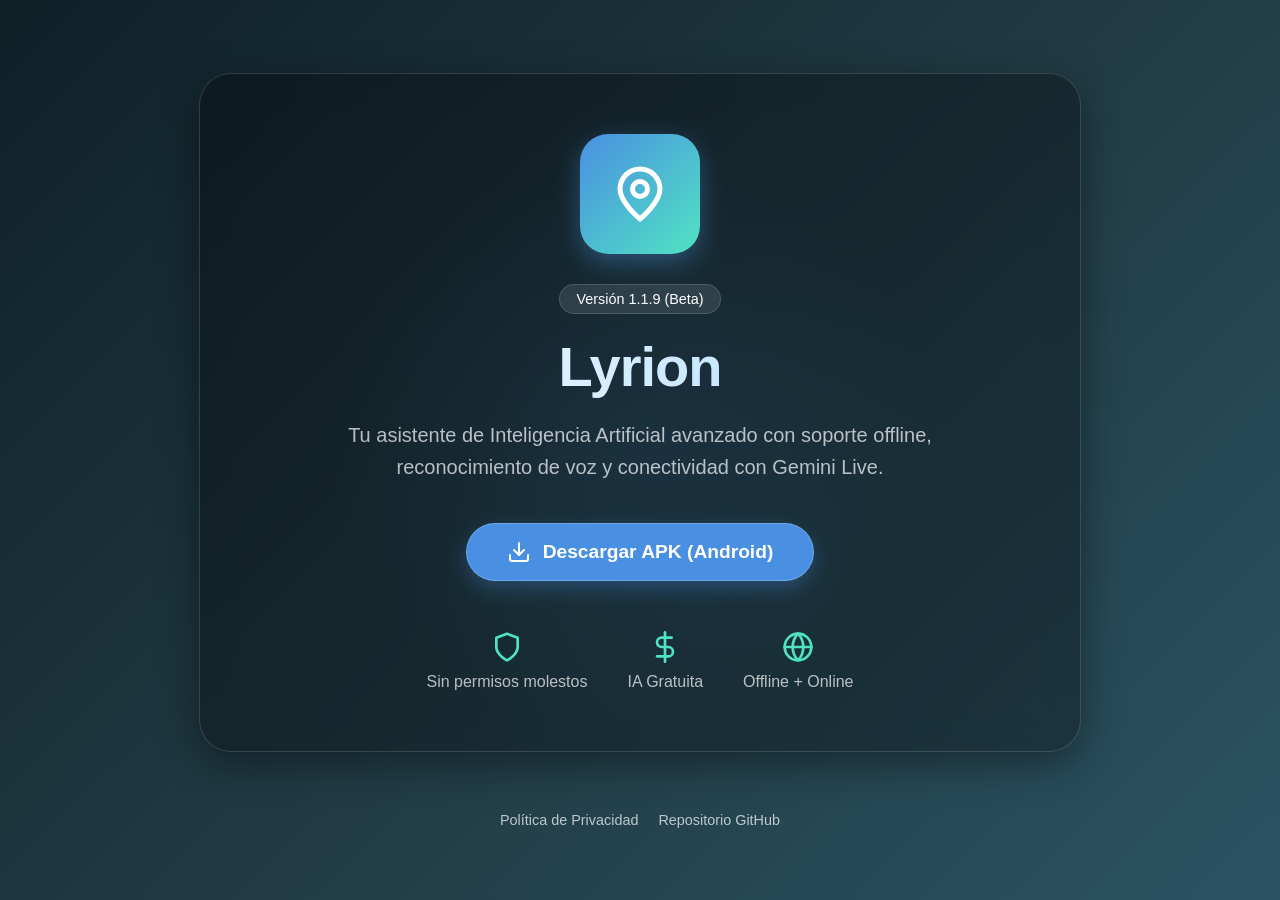
<file: index.html>
<!DOCTYPE html>
<html lang="es">
<head>
    <meta charset="UTF-8">
    <meta name="viewport" content="width=device-width, initial-scale=1.0">
    <title>Descargar Lyrion AI</title>
    <style>
        :root {
            --bg-gradient: linear-gradient(135deg, #0F2027, #203A43, #2C5364);
            --primary: #4A90E2;
            --primary-hover: #357ABD;
            --text-main: #ffffff;
            --text-muted: rgba(255, 255, 255, 0.7);
            --glass-bg: rgba(0, 0, 0, 0.3);
            --glass-border: rgba(255, 255, 255, 0.15);
        }

        body {
            font-family: 'Segoe UI', Roboto, Helvetica, Arial, sans-serif;
            margin: 0;
            padding: 0;
            background: var(--bg-gradient);
            background-attachment: fixed;
            color: var(--text-main);
            min-height: 100vh;
            display: flex;
            flex-direction: column;
            align-items: center;
            justify-content: center;
            overflow-x: hidden;
        }

        /* Ambient background glow */
        .ambient-glow {
            position: absolute;
            width: 600px;
            height: 600px;
            background: radial-gradient(circle, rgba(74,144,226,0.15) 0%, rgba(0,0,0,0) 70%);
            top: 50%;
            left: 50%;
            transform: translate(-50%, -50%);
            z-index: -1;
            pointer-events: none;
        }

        .hero-container {
            max-width: 800px;
            width: 90%;
            margin: 0 auto;
            text-align: center;
            padding: 60px 40px;
            background: var(--glass-bg);
            backdrop-filter: blur(16px);
            -webkit-backdrop-filter: blur(16px);
            border: 1px solid var(--glass-border);
            border-radius: 32px;
            box-shadow: 0 12px 40px rgba(0, 0, 0, 0.4);
            animation: float 6s ease-in-out infinite;
        }

        @keyframes float {
            0% { transform: translateY(0px); }
            50% { transform: translateY(-10px); }
            100% { transform: translateY(0px); }
        }

        .app-icon {
            width: 120px;
            height: 120px;
            background: linear-gradient(135deg, #4A90E2, #50E3C2);
            border-radius: 28px;
            margin: 0 auto 30px;
            display: flex;
            align-items: center;
            justify-content: center;
            font-size: 3rem;
            color: white;
            box-shadow: 0 8px 24px rgba(74, 144, 226, 0.4);
        }

        h1 {
            font-size: 3.5rem;
            margin: 0 0 15px 0;
            font-weight: 800;
            letter-spacing: -1px;
            background: linear-gradient(to right, #fff, #a5d8ff);
            -webkit-background-clip: text;
            -webkit-text-fill-color: transparent;
        }

        .subtitle {
            font-size: 1.25rem;
            color: var(--text-muted);
            margin-bottom: 40px;
            line-height: 1.6;
            max-width: 600px;
            margin-left: auto;
            margin-right: auto;
        }

        .download-btn {
            display: inline-flex;
            align-items: center;
            justify-content: center;
            gap: 12px;
            background: var(--primary);
            color: white;
            font-size: 1.2rem;
            font-weight: 600;
            padding: 16px 40px;
            border-radius: 50px;
            text-decoration: none;
            transition: all 0.3s ease;
            border: 1px solid rgba(255,255,255,0.2);
            box-shadow: 0 8px 20px rgba(74, 144, 226, 0.3);
            cursor: pointer;
        }

        .download-btn:hover {
            background: var(--primary-hover);
            transform: translateY(-2px) scale(1.02);
            box-shadow: 0 12px 25px rgba(74, 144, 226, 0.4);
        }

        .download-btn svg {
            width: 24px;
            height: 24px;
        }

        .features {
            display: flex;
            justify-content: center;
            gap: 40px;
            margin-top: 50px;
            flex-wrap: wrap;
        }

        .feature-item {
            display: flex;
            flex-direction: column;
            align-items: center;
            gap: 10px;
            color: var(--text-muted);
        }

        .feature-item svg {
            width: 32px;
            height: 32px;
            color: #50E3C2;
        }

        .footer-links {
            margin-top: 60px;
            display: flex;
            gap: 20px;
            justify-content: center;
        }

        .footer-links a {
            color: var(--text-muted);
            text-decoration: none;
            font-size: 0.9rem;
            transition: color 0.3s;
        }

        .footer-links a:hover {
            color: white;
            text-decoration: underline;
        }

        .version-badge {
            display: inline-block;
            background: rgba(255,255,255,0.1);
            padding: 6px 16px;
            border-radius: 20px;
            font-size: 0.9rem;
            margin-bottom: 20px;
            border: 1px solid var(--glass-border);
        }
    </style>
</head>
<body>

    <div class="ambient-glow"></div>

    <div class="hero-container">
        <div class="app-icon">
            <svg xmlns="http://www.w3.org/2000/svg" width="60" height="60" viewBox="0 0 24 24" fill="none" stroke="currentColor" stroke-width="2" stroke-linecap="round" stroke-linejoin="round"><path d="M12 2a8 8 0 0 0-8 8c0 5.4 8 12 8 12s8-6.6 8-12a8 8 0 0 0-8-8z"/><circle cx="12" cy="10" r="3"/></svg>
        </div>
        
        <div class="version-badge">Versión 1.1.9 (Beta)</div>
        
        <h1>Lyrion</h1>
        <p class="subtitle">Tu asistente de Inteligencia Artificial avanzado con soporte offline, reconocimiento de voz y conectividad con Gemini Live.</p>

        <a href="https://github.com/kmz44/lyrion-android-beta/releases/download/v1.1.9/app-release.apk" class="download-btn">
            <svg xmlns="http://www.w3.org/2000/svg" viewBox="0 0 24 24" fill="none" stroke="currentColor" stroke-width="2" stroke-linecap="round" stroke-linejoin="round"><path d="M21 15v4a2 2 0 0 1-2 2H5a2 2 0 0 1-2-2v-4"></path><polyline points="7 10 12 15 17 10"></polyline><line x1="12" y1="15" x2="12" y2="3"></line></svg>
            Descargar APK (Android)
        </a>

        <div class="features">
            <div class="feature-item">
                <svg xmlns="http://www.w3.org/2000/svg" viewBox="0 0 24 24" fill="none" stroke="currentColor" stroke-width="2" stroke-linecap="round" stroke-linejoin="round"><path d="M12 22s8-4 8-10V5l-8-3-8 3v7c0 6 8 10 8 10z"></path></svg>
                <span>Sin permisos molestos</span>
            </div>
            <div class="feature-item">
                <svg xmlns="http://www.w3.org/2000/svg" viewBox="0 0 24 24" fill="none" stroke="currentColor" stroke-width="2" stroke-linecap="round" stroke-linejoin="round"><path d="M12 1v22"></path><path d="M17 5H9.5a3.5 3.5 0 0 0 0 7h5a3.5 3.5 0 0 1 0 7H6"></path></svg>
                <span>IA Gratuita</span>
            </div>
            <div class="feature-item">
                <svg xmlns="http://www.w3.org/2000/svg" viewBox="0 0 24 24" fill="none" stroke="currentColor" stroke-width="2" stroke-linecap="round" stroke-linejoin="round"><circle cx="12" cy="12" r="10"></circle><path d="M12 2a14.5 14.5 0 0 0 0 20 14.5 14.5 0 0 0 0-20"></path><path d="M2 12h20"></path></svg>
                <span>Offline + Online</span>
            </div>
        </div>
    </div>

    <div class="footer-links">
        <a href="privacy.html">Política de Privacidad</a>
        <a href="https://github.com/kmz44/lyrion-android-beta">Repositorio GitHub</a>
    </div>

</body>
</html>
</file>
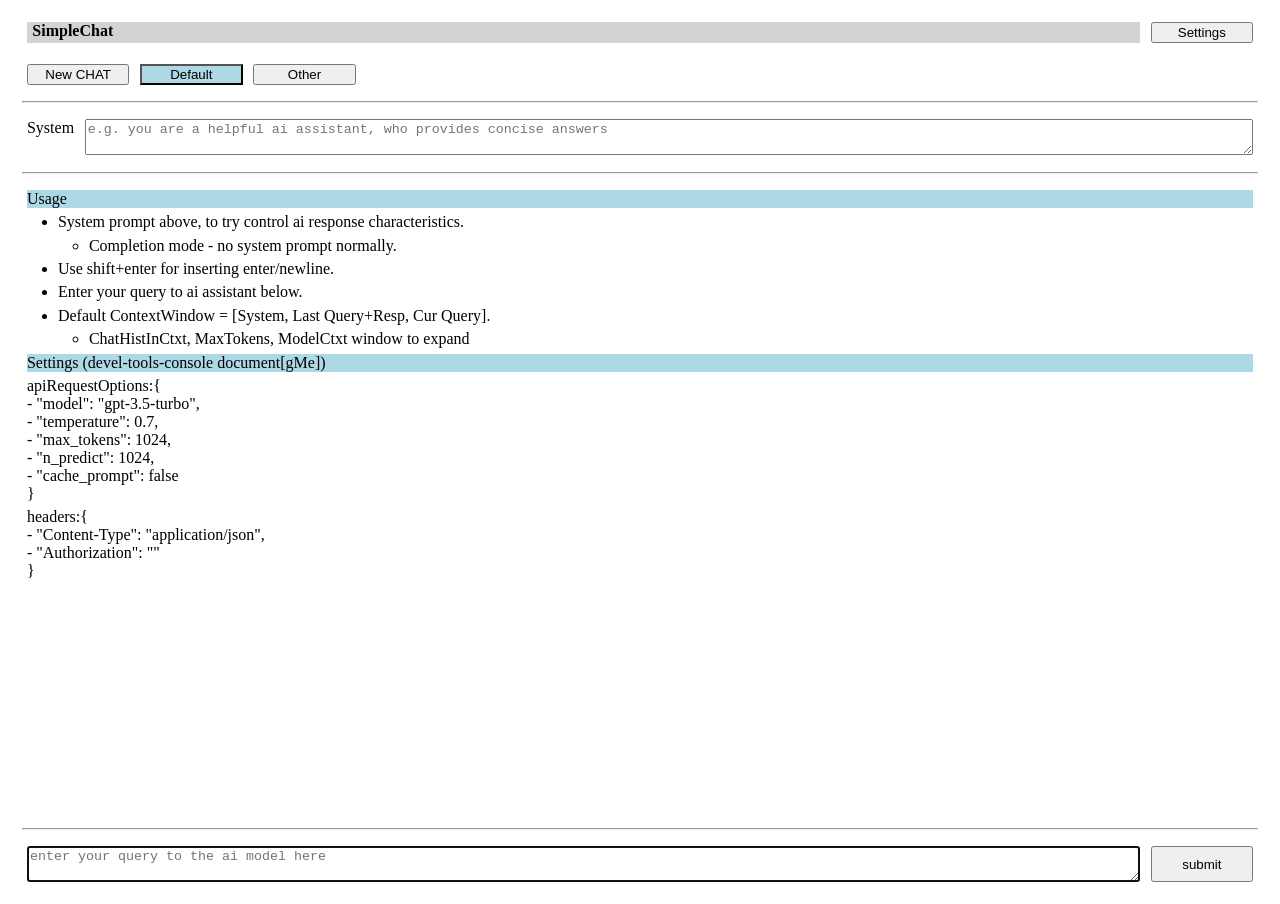
<file: llama.cpp/tools/server/public_simplechat/index.html>
<!DOCTYPE html>
<html lang="en">
    <head>
        <title>SimpleChat LlamaCppEtal </title>
        <meta charset="UTF-8" />
        <meta name="viewport" content="width=device-width, initial-scale=1" />
        <meta name="message" content="Save Nature Save Earth" />
        <meta name="description" content="SimpleChat: trigger LLM web service endpoints /chat/completions and /completions, single/multi chat sessions" />
        <meta name="author" content="by Humans for All" />
        <meta http-equiv="Cache-Control" content="no-cache, no-store, must-revalidate" />
        <script type="importmap">
            {
                "imports": {
                    "datautils": "./datautils.mjs",
                    "ui": "./ui.mjs"
                }
            }
        </script>
        <script src="simplechat.js" type="module" defer></script>
        <link rel="stylesheet" href="simplechat.css" />
    </head>
    <body>
        <div class="samecolumn" id="fullbody">

            <div class="sameline" id="heading">
                <p class="heading flex-grow" > <b> SimpleChat </b> </p>
                <button id="settings">Settings</button>
            </div>

            <div id="sessions-div" class="sameline"></div>

            <hr>
            <div class="sameline">
                <label for="system-in">System</label>
                <textarea name="system" id="system-in" rows="2" placeholder="e.g. you are a helpful ai assistant, who provides concise answers" class="flex-grow"></textarea>
            </div>

            <hr>
            <div id="chat-div">
                <p> You need to have javascript enabled.</p>
            </div>

            <hr>
            <div class="sameline">
                <textarea id="user-in" class="flex-grow" rows="2" placeholder="enter your query to the ai model here" ></textarea>
                <button id="user-btn">submit</button>
            </div>

        </div>
    </body>
</html>
</file>
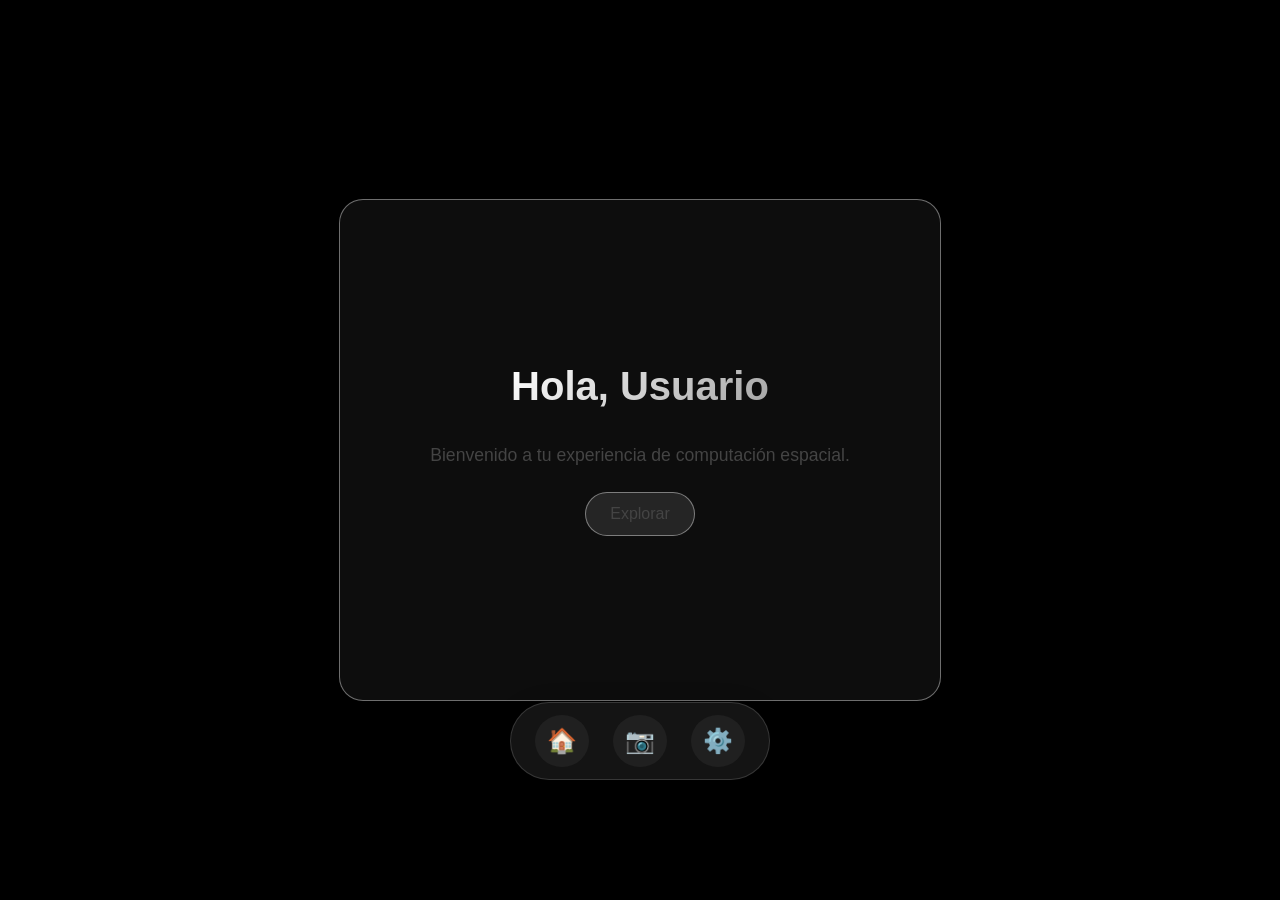
<file: lyrion-ios-beta-2.5-main/lyrion/Resources/LiquidGlass/index.html>
<!doctype html>
<html lang="en">

<head>
  <meta charset="UTF-8" />
  <link rel="icon" type="image/svg+xml" href="/vite.svg" />
  <meta name="viewport" content="width=device-width, initial-scale=1.0" />
  <title>Vision Pro Web Experience</title>
  <link rel="stylesheet" href="./style.css">
</head>

<body>
  <!-- Camera Background -->
  <video id="camera-feed" autoplay playsinline muted></video>

  <!-- Main Interface -->
  <main id="app">
    <!-- Glass Window (Simplified) -->
    <div class="glass-window">
      <div class="window-content">
        <div class="glass-panel">
          <h1>Hola, Usuario</h1>
          <p>Bienvenido a tu experiencia de computación espacial.</p>
          <button class="glass-button">Explorar</button>
        </div>
      </div>

      <!-- Navigation Bar (Bottom) -->
      <div class="glass-dock">
        <div class="dock-item">🏠</div>
        <div class="dock-item">📷</div>
        <div class="dock-item">⚙️</div>
      </div>
    </div>
  </main>

  <!-- Virtual Cursor -->
  <div id="hand-cursor" class="cursor"></div>

  <script type="module" src="./main.js"></script>
</body>

</html>
</file>
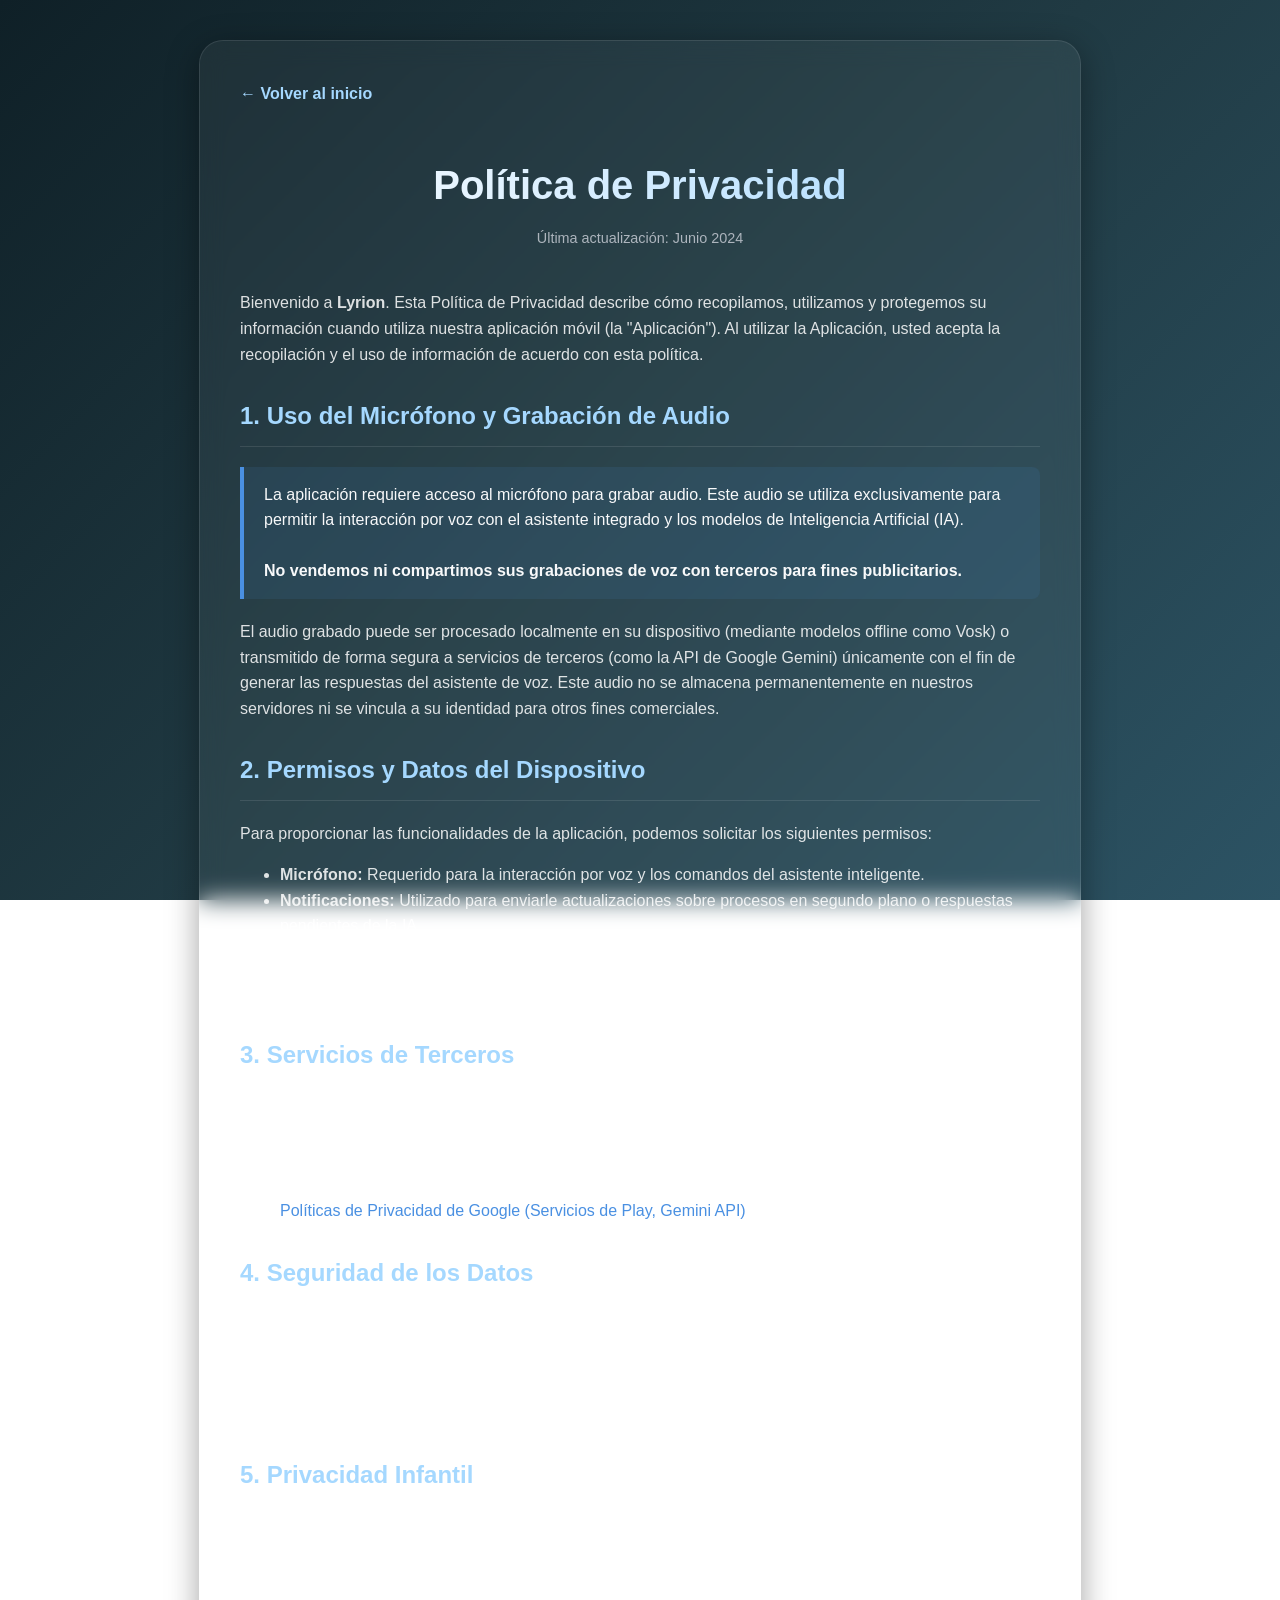
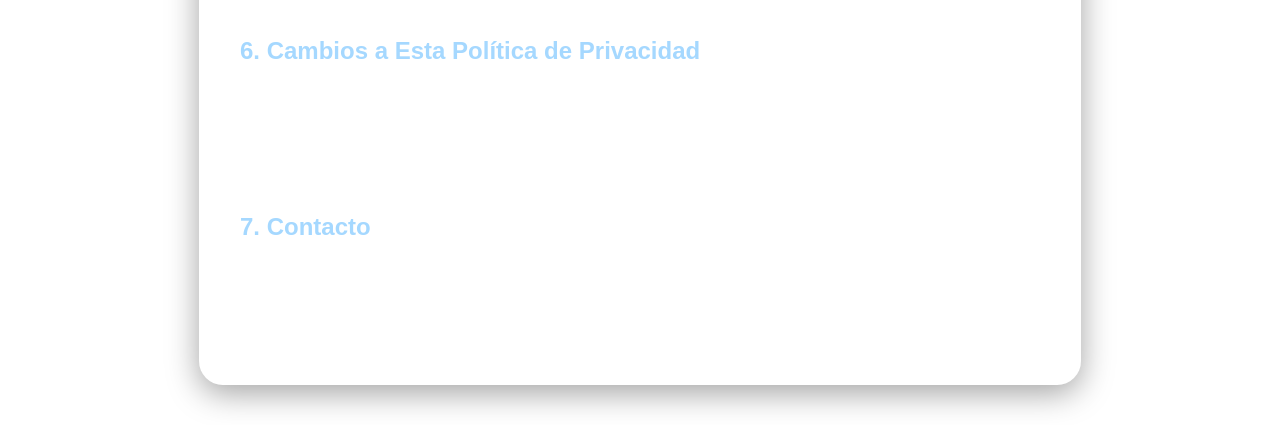
<file: privacy.html>
<!DOCTYPE html>
<html lang="es">
<head>
    <meta charset="UTF-8">
    <meta name="viewport" content="width=device-width, initial-scale=1.0">
    <title>Política de Privacidad - Lyrion</title>
    <style>
        :root {
            --bg-gradient: linear-gradient(135deg, #0F2027, #203A43, #2C5364);
            --text-main: #f8f9fa;
            --text-muted: #adb5bd;
            --glass-bg: rgba(255, 255, 255, 0.05);
            --glass-border: rgba(255, 255, 255, 0.1);
        }
        
        body {
            font-family: 'Segoe UI', Roboto, Helvetica, Arial, sans-serif;
            margin: 0;
            padding: 0;
            background: var(--bg-gradient);
            background-attachment: fixed;
            color: var(--text-main);
            line-height: 1.6;
        }

        .container {
            max-width: 800px;
            margin: 40px auto;
            padding: 40px;
            background: var(--glass-bg);
            backdrop-filter: blur(12px);
            -webkit-backdrop-filter: blur(12px);
            border: 1px solid var(--glass-border);
            border-radius: 24px;
            box-shadow: 0 8px 32px 0 rgba(0, 0, 0, 0.37);
        }

        h1 {
            text-align: center;
            font-size: 2.5rem;
            margin-bottom: 10px;
            background: linear-gradient(90deg, #fff, #a5d8ff);
            -webkit-background-clip: text;
            -webkit-text-fill-color: transparent;
        }

        .last-updated {
            text-align: center;
            color: var(--text-muted);
            font-size: 0.9rem;
            margin-bottom: 40px;
        }

        h2 {
            color: #a5d8ff;
            margin-top: 30px;
            border-bottom: 1px solid var(--glass-border);
            padding-bottom: 10px;
        }

        p, li {
            color: rgba(255, 255, 255, 0.85);
        }

        .highlight-box {
            background: rgba(74, 144, 226, 0.1);
            border-left: 4px solid #4A90E2;
            padding: 15px 20px;
            margin: 20px 0;
            border-radius: 0 8px 8px 0;
        }

        a {
            color: #4A90E2;
            text-decoration: none;
            transition: color 0.3s ease;
        }

        a:hover {
            color: #a5d8ff;
            text-decoration: underline;
        }

        .nav-link {
            display: inline-block;
            margin-bottom: 20px;
            color: #a5d8ff;
            font-weight: bold;
        }
    </style>
</head>
<body>

    <div class="container">
        <a href="index.html" class="nav-link">← Volver al inicio</a>
        
        <h1>Política de Privacidad</h1>
        <div class="last-updated">Última actualización: Junio 2024</div>

        <p>Bienvenido a <strong>Lyrion</strong>. Esta Política de Privacidad describe cómo recopilamos, utilizamos y protegemos su información cuando utiliza nuestra aplicación móvil (la "Aplicación"). Al utilizar la Aplicación, usted acepta la recopilación y el uso de información de acuerdo con esta política.</p>

        <h2>1. Uso del Micrófono y Grabación de Audio</h2>
        <div class="highlight-box">
            La aplicación requiere acceso al micrófono para grabar audio. Este audio se utiliza exclusivamente para permitir la interacción por voz con el asistente integrado y los modelos de Inteligencia Artificial (IA). 
            <br><br>
            <strong>No vendemos ni compartimos sus grabaciones de voz con terceros para fines publicitarios.</strong>
        </div>
        <p>El audio grabado puede ser procesado localmente en su dispositivo (mediante modelos offline como Vosk) o transmitido de forma segura a servicios de terceros (como la API de Google Gemini) únicamente con el fin de generar las respuestas del asistente de voz. Este audio no se almacena permanentemente en nuestros servidores ni se vincula a su identidad para otros fines comerciales.</p>

        <h2>2. Permisos y Datos del Dispositivo</h2>
        <p>Para proporcionar las funcionalidades de la aplicación, podemos solicitar los siguientes permisos:</p>
        <ul>
            <li><strong>Micrófono:</strong> Requerido para la interacción por voz y los comandos del asistente inteligente.</li>
            <li><strong>Notificaciones:</strong> Utilizado para enviarle actualizaciones sobre procesos en segundo plano o respuestas pendientes de la IA.</li>
        </ul>
        <p>Usted puede revocar estos permisos en cualquier momento desde la configuración de su dispositivo Android, aunque esto limitará las funciones principales de la aplicación.</p>

        <h2>3. Servicios de Terceros</h2>
        <p>La Aplicación utiliza servicios de terceros que pueden recopilar información utilizada para identificarle (por ejemplo, al iniciar sesión). A continuación, se detallan los enlaces a las políticas de privacidad de los proveedores de servicios de terceros que utilizamos:</p>
        <ul>
            <li><a href="https://policies.google.com/privacy" target="_blank">Políticas de Privacidad de Google (Servicios de Play, Gemini API)</a></li>
        </ul>

        <h2>4. Seguridad de los Datos</h2>
        <p>Valoramos su confianza al proporcionarnos su información personal y de audio. Utilizamos medidas de protección razonables a nivel comercial para protegerla. Sin embargo, recuerde que ningún método de transmisión a través de Internet, ni método de almacenamiento electrónico es 100% seguro y confiable, y no podemos garantizar su seguridad absoluta.</p>

        <h2>5. Privacidad Infantil</h2>
        <p>Nuestros Servicios no están dirigidos a personas menores de 13 años. No recopilamos a sabiendas información de identificación personal de niños menores de 13 años. En el caso de que descubramos que un niño menor de 13 años nos ha proporcionado información personal, la eliminamos inmediatamente de nuestros servidores.</p>

        <h2>6. Cambios a Esta Política de Privacidad</h2>
        <p>Podemos actualizar nuestra Política de Privacidad de vez en cuando. Por lo tanto, le recomendamos que revise esta página periódicamente para detectar cualquier cambio. Le notificaremos cualquier cambio publicando la nueva Política de Privacidad en esta página.</p>

        <h2>7. Contacto</h2>
        <p>Si tiene alguna pregunta o sugerencia acerca de nuestra Política de Privacidad, no dude en contactarnos a través de los canales de soporte del repositorio oficial de la aplicación.</p>
    </div>

</body>
</html>
</file>
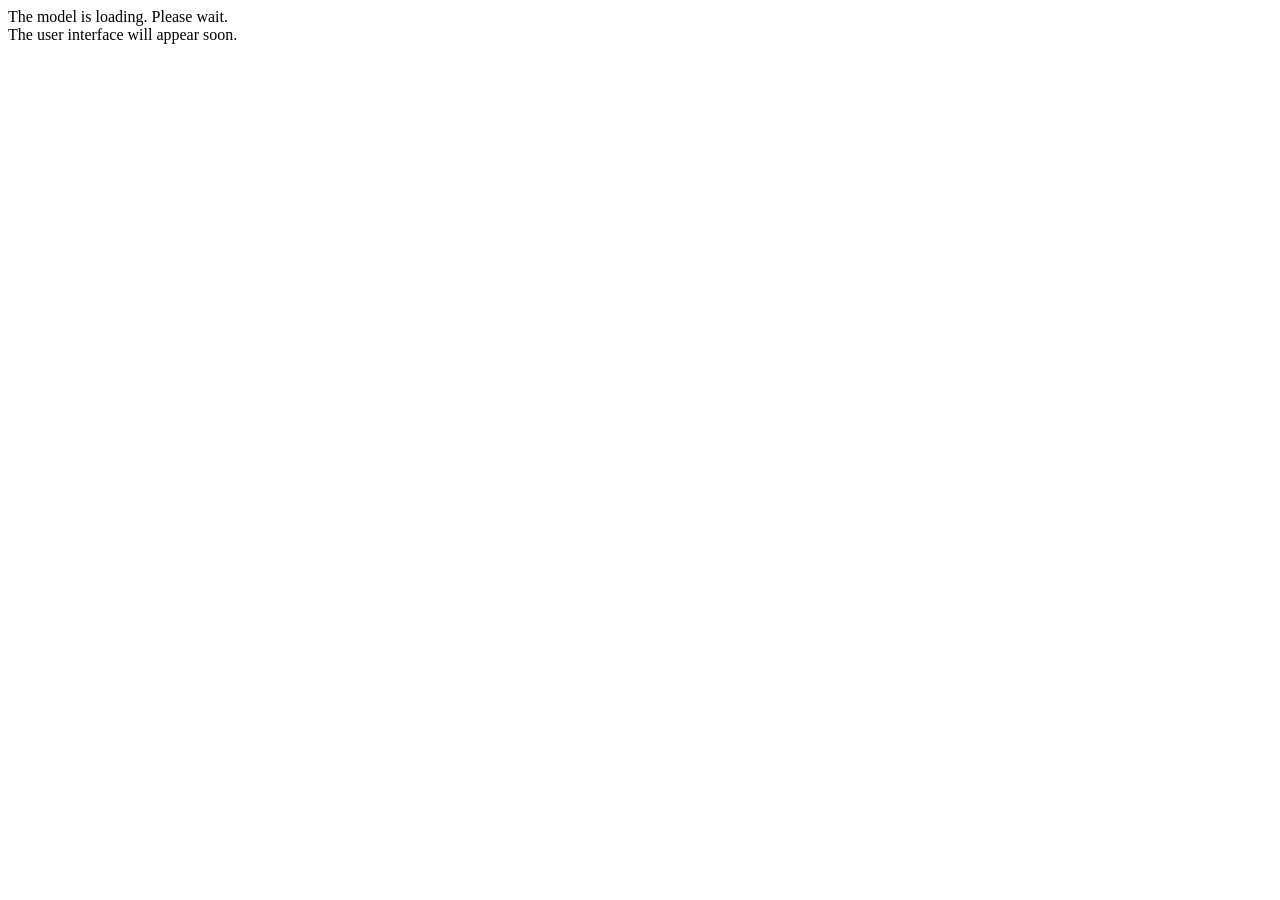
<file: llama.cpp/tools/server/public/loading.html>
<!DOCTYPE html>
<html>
    <head>
        <meta http-equiv="refresh" content="5">
    </head>
    <body>
        <div id="loading">
            The model is loading. Please wait.<br/>
            The user interface will appear soon.
        </div>
    </body>
</html>
</file>
<file: llama.cpp/tools/server/public_simplechat/simplechat.css>
/**
 * the styling of the simplechat web frontend
 * by Humans for All
 */

#fullbody {
    height: 98vh;
}

.heading {
    background-color: lightgray;
}

.session-selected {
    background-color: lightblue;
}

.role-system {
    background-color: lightblue;
}
.role-user {
    background-color: lightgray;
}
.role-trim {
    background-color: lightpink;
}

.gridx2 {
    display: grid;
    grid-template-columns: repeat(2, 1fr);
    border-bottom-style: dotted;
    border-bottom-width: thin;
    border-bottom-color: lightblue;
}

.flex-grow {
    flex-grow: 1;
}
.float-right {
    float: right;
}

#chat-div {
    overflow: scroll;
    flex-grow: 1;
    flex-shrink: 1;
    min-height: 40vh;
}
button {
    min-width: 8vw;
}

.sameline {
    display: flex;
    flex-direction: row;
}
.samecolumn {
    display: flex;
    flex-direction: column;
}

.ul1 {
    padding-inline-start: 2vw;
}
.ul2 {
    padding-inline-start: 2vw;
}

* {
    margin: 0.6vmin;
}

@media print {

    #fullbody {
        height: auto;
    }

}
</file>
<file: lyrion-ios-beta-2.5-main/lyrion/Resources/LiquidGlass/style.css>
:root {
    /* Daylight Mode Variables (Clear Liquid Glass) */
    --glass-bg: rgba(255, 255, 255, 0.4);
    /* Clear/Light Glass to support dark text */
    --glass-border: rgba(255, 255, 255, 0.4);
    --glass-shadow: 0 8px 32px 0 rgba(0, 0, 0, 0.1);
    --text-color: #444444;
    /* User requested specific color */
    --accent-color: #ff9500;
    /* Amber/Orange */
    --secondary-color: #ff3b30;
    /* Red for emphasis */
}

/* Hide Scrollbars Globally */
* {
    -ms-overflow-style: none;
    /* IE and Edge */
    scrollbar-width: none;
    /* Firefox */
}

*::-webkit-scrollbar {
    display: none;
    /* Chrome, Safari and Opera */
}

body {
    margin: 0;
    padding: 0;
    font-family: -apple-system, BlinkMacSystemFont, 'Segoe UI', Roboto, Oxygen, Ubuntu, Cantarell, 'Open Sans', 'Helvetica Neue', sans-serif;
    overflow: hidden;
    background-color: #000;
    /* Fallback */
    color: var(--text-color);
}

#camera-feed {
    position: fixed;
    top: 0;
    left: 0;
    width: 100vw;
    height: 100vh;
    object-fit: cover;
    z-index: -1;
    filter: blur(10px);
    transition: filter 0.5s ease;
}

#app {
    display: flex;
    justify-content: center;
    align-items: center;
    height: 100vh;
    perspective: 1000px;
    padding: 20px;
    box-sizing: border-box;
}

.glass-window {
    background: rgba(255, 255, 255, 0.05);
    backdrop-filter: blur(20px);
    -webkit-backdrop-filter: blur(20px);
    border: 1px solid var(--glass-border);
    border-radius: 24px;
    box-shadow: var(--glass-shadow);
    width: 100%;
    max-width: 600px;
    /* Fixed height to prevent resizing/scrolling issues */
    height: 500px;
    display: flex;
    flex-direction: column;
    position: relative;
    animation: float 6s ease-in-out infinite;
    transform-style: preserve-3d;
    transition: all 0.3s ease;
}

.window-content {
    flex: 1;
    display: flex;
    padding: 24px;
    flex-direction: column;
    align-items: center;
    justify-content: center;
    overflow: hidden;
}

.glass-panel {
    width: 100%;
    text-align: center;
    display: flex;
    flex-direction: column;
    align-items: center;
    justify-content: center;
    height: 100%;
}

.glass-panel.showing-stats {
    justify-content: flex-start;
    align-items: stretch;
    text-align: left;
}

h1 {
    font-size: 2.5rem;
    margin: 0 0 16px 0;
    background: linear-gradient(135deg, #fff 0%, #a5a5a5 100%);
    background-clip: text;
    -webkit-background-clip: text;
    -webkit-text-fill-color: transparent;
}

p {
    font-size: 1.1rem;
    line-height: 1.5;
    margin-bottom: 24px;
    color: var(--text-color);
    /* #444444 */
}

.glass-button {
    background: rgba(255, 255, 255, 0.1);
    border: 1px solid var(--glass-border);
    color: var(--text-color);
    /* #444444 */
    padding: 12px 24px;
    border-radius: 50px;
    font-size: 1rem;
    cursor: pointer;
    transition: all 0.3s ease;
    width: fit-content;
    margin: 0 auto;
}

.glass-button.small {
    padding: 8px 16px;
    font-size: 0.9rem;
    margin: 0;
}

.glass-button:hover,
.glass-button.hovered {
    background: rgba(255, 255, 255, 0.2);
    transform: translateY(-2px);
    box-shadow: 0 5px 15px rgba(0, 0, 0, 0.2);
}

.glass-button:active,
.glass-button.clicked {
    transform: scale(0.95);
    background: rgba(255, 255, 255, 0.3);
}

.glass-dock {
    position: absolute;
    bottom: -80px;
    left: 50%;
    transform: translateX(-50%);
    background: rgba(255, 255, 255, 0.08);
    /* Much more transparent */
    backdrop-filter: blur(20px);
    -webkit-backdrop-filter: blur(20px);
    border: 1px solid rgba(255, 255, 255, 0.15);
    padding: 12px 24px;
    border-radius: 50px;
    display: flex;
    gap: 24px;
    box-shadow: var(--glass-shadow);
    z-index: 100;
}

.dock-item {
    font-size: 24px;
    padding: 12px;
    border-radius: 50%;
    background: rgba(255, 255, 255, 0.05);
    /* Very transparent like cards */
    cursor: pointer;
    transition: all 0.3s cubic-bezier(0.175, 0.885, 0.32, 1.275);
}

.dock-item:hover,
.dock-item.hovered {
    transform: scale(1.5) translateY(-10px);
    background: rgba(255, 255, 255, 0.15);
}

@keyframes float {
    0% {
        transform: translateY(0px);
    }

    50% {
        transform: translateY(-10px);
    }

    100% {
        transform: translateY(0px);
    }
}

/* Cursor Styles */
.cursor {
    position: fixed;
    top: 0;
    left: 0;
    width: 20px;
    height: 20px;
    background: rgba(255, 255, 255, 0.5);
    border: 2px solid white;
    border-radius: 50%;
    pointer-events: none;
    z-index: 9999;
    transform: translate(-50%, -50%);
    box-shadow: 0 0 10px rgba(255, 255, 255, 0.5);
    transition: width 0.1s, height 0.1s, background 0.1s;
    display: none;
}

.cursor.hover-active {
    background: rgba(255, 255, 255, 0.8);
    width: 24px;
    height: 24px;
}

.cursor.pinching {
    width: 16px;
    height: 16px;
    background: #007aff;
    border-color: #007aff;
}

/* Stats Styles */
.stats-header {
    display: flex;
    justify-content: space-between;
    align-items: center;
    margin-bottom: 16px;
    width: 100%;
    flex-shrink: 0;
}

.stats-header h2 {
    margin: 0;
    font-size: 1.5rem;
    color: var(--text-color);
    /* #444444 */
}

/* Category Menu */
.category-menu {
    display: grid;
    grid-template-columns: repeat(2, 1fr);
    gap: 16px;
    width: 100%;
    padding: 16px 0;
    flex: 1;
    overflow: hidden;
    /* No scroll */
}

.category-btn {
    width: 100%;
    height: 100%;
    display: flex;
    align-items: center;
    justify-content: center;
    font-size: 1.2rem;
    background: rgba(255, 255, 255, 0.05);
    margin: 0;
}

/* Stats Grid (Cards) */
.stats-grid {
    display: grid;
    grid-template-columns: repeat(2, 1fr);
    gap: 12px;
    width: 100%;
    flex: 1;
    overflow: hidden;
    /* No scroll */
}

.stat-card {
    background: rgba(255, 255, 255, 0.05);
    border: 1px solid rgba(255, 255, 255, 0.1);
    border-radius: 12px;
    padding: 12px;
    display: flex;
    flex-direction: column;
    gap: 4px;
}

.stat-name {
    font-weight: 600;
    color: var(--accent-color);
    font-size: 0.95rem;
}

.stat-desc {
    font-size: 0.8rem;
    opacity: 0.8;
    line-height: 1.3;
}

/* Pagination */
.pagination-controls {
    display: flex;
    justify-content: space-between;
    width: 100%;
    margin-top: 16px;
    flex-shrink: 0;
}

/* Mobile Adjustments */
/* Mobile Adjustments */
@media (max-width: 600px) {
    #app {
        padding: 0;
        height: 100vh;
        width: 100vw;
        overflow: hidden;
        /* Strict no scroll */
    }

    .glass-window {
        width: 100%;
        height: 100%;
        max-width: none;
        border-radius: 0;
        border: none;
        animation: none;
        margin: 0;
        justify-content: space-between;
    }

    .window-content {
        padding: 16px;
        width: 100%;
        box-sizing: border-box;
        flex: 1;
        display: flex;
        flex-direction: column;
        overflow: hidden;
        /* Strict no scroll */
        justify-content: center;
    }

    .glass-panel {
        height: 100%;
        width: 100%;
        box-sizing: border-box;
        display: flex;
        flex-direction: column;
        justify-content: center;
        overflow: hidden;
        /* Strict no scroll */
    }

    h1 {
        font-size: 1.8rem;
        margin-bottom: 8px;
        flex-shrink: 0;
    }

    p {
        font-size: 1rem;
        margin-bottom: 16px;
    }

    /* Dock fixed at bottom */
    .glass-dock {
        position: relative;
        bottom: auto;
        left: auto;
        transform: none;
        width: 100%;
        border-radius: 0;
        border-top: 1px solid rgba(255, 255, 255, 0.15);
        border-left: none;
        border-right: none;
        border-bottom: none;
        margin-top: auto;
        padding: 12px;
        box-sizing: border-box;
        justify-content: space-around;
        background: rgba(255, 255, 255, 0.08);
        /* Much more transparent */
        backdrop-filter: blur(20px);
        -webkit-backdrop-filter: blur(20px);
        flex-shrink: 0;
    }

    /* Compact Category Menu */
    .category-menu {
        grid-template-columns: 1fr;
        gap: 8px;
        padding: 0;
        overflow: hidden;
        /* No scroll */
        flex: 1;
        display: flex;
        flex-direction: column;
        justify-content: center;
        max-height: 100%;
    }

    .category-btn {
        padding: 12px;
        font-size: 1rem;
        flex: 1;
        /* Distribute space evenly */
        margin: 0;
        display: flex;
        align-items: center;
        justify-content: center;
        max-height: 60px;
        /* Limit height */
        background: rgba(255, 255, 255, 0.2);
        /* Slightly more opaque for contrast */
        color: var(--text-color);
    }

    .category-btn:hover {
        background: var(--accent-color);
        color: white;
    }

    /* Compact Stats Grid */
    .stats-grid {
        grid-template-columns: 1fr;
        gap: 8px;
        padding-bottom: 0;
        overflow: hidden;
        /* No scroll */
        flex: 1;
        display: flex;
        flex-direction: column;
        justify-content: center;
    }

    .stat-card {
        padding: 8px 12px;
        flex: 1;
        /* Distribute space */
        justify-content: center;
        max-height: 50px;
        /* Limit height */
        background: rgba(255, 255, 255, 0.2);
        border: 1px solid rgba(255, 255, 255, 0.3);
    }

    .stat-name {
        font-size: 0.9rem;
        color: var(--accent-color);
    }

    .stat-desc {
        font-size: 0.75rem;
        white-space: nowrap;
        overflow: hidden;
        text-overflow: ellipsis;
        color: var(--text-color);
        opacity: 0.8;
    }

    .pagination-controls {
        margin-top: 8px;
        flex-shrink: 0;
    }

    .stats-header {
        margin-bottom: 8px;
    }
}
</file>
